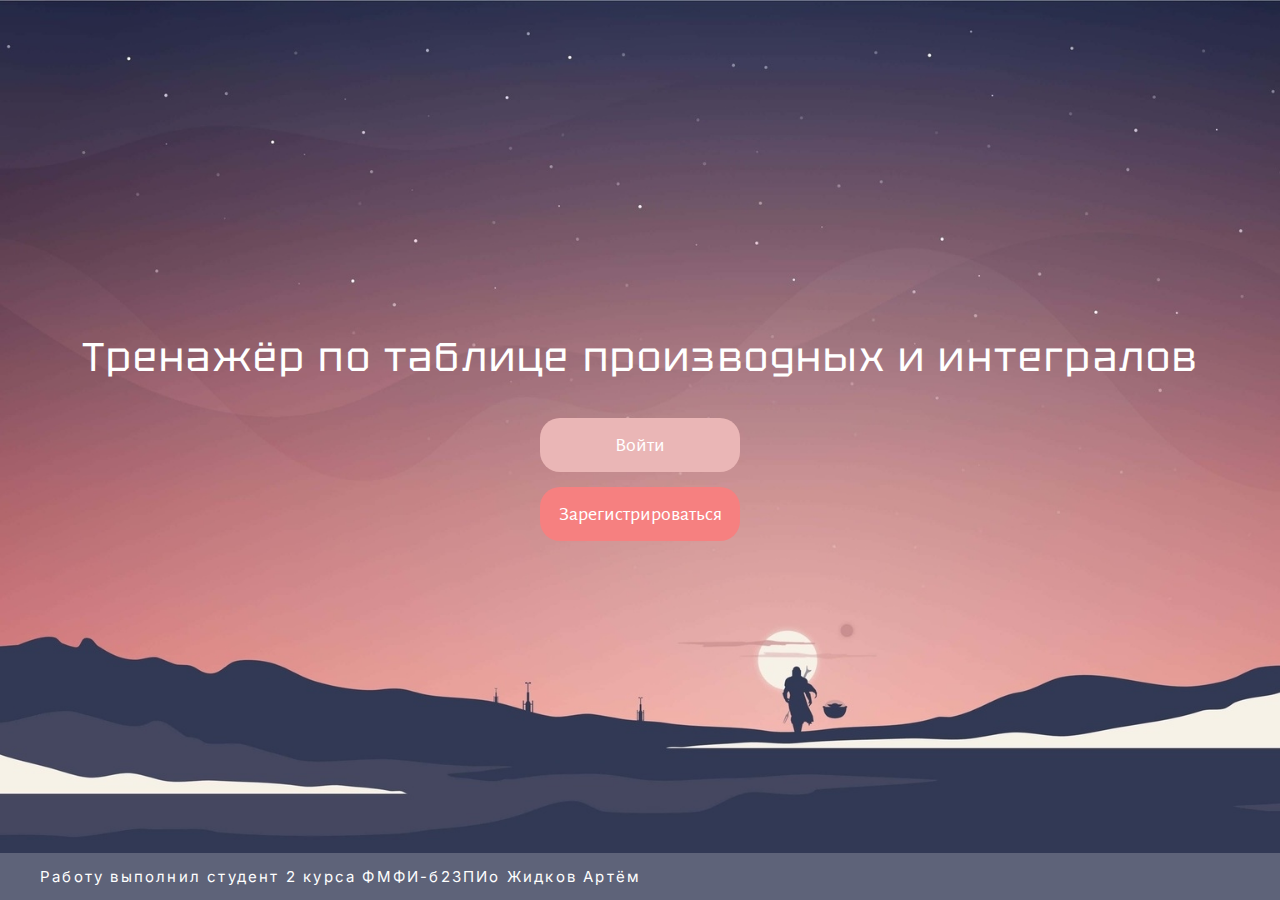
<file: trainer_1/index.html>
<!DOCTYPE html>
<html lang="ru" xmlns:th="http://www.thymeleaf.org">
  <head>
    <title>Trainer</title>
    <!--<link rel="stylesheet" href="css/style.css">-для localhost-->
    <link rel="stylesheet" href="css/style.css" />
    <!--Tektur-->
    <link rel="preconnect" href="https://fonts.googleapis.com" />
    <link rel="preconnect" href="https://fonts.gstatic.com" crossorigin />
    <link href="https://fonts.googleapis.com/css2?family=Tektur:wght@400..900&display=swap" rel="stylesheet"/>
    <!--Alegreya Sans-->
    <link rel="preconnect" href="https://fonts.googleapis.com" />
    <link rel="preconnect" href="https://fonts.gstatic.com" crossorigin />
    <link href="https://fonts.googleapis.com/css2?family=Alegreya+Sans:ital,wght@0,100;0,300;0,400;0,500;0,700;0,800;0,900;1,100;1,300;1,400;1,500;1,700;1,800;1,900&display=swap" rel="stylesheet"/>
    <!--Inter-->
    <link rel="preconnect" href="https://fonts.googleapis.com" />
    <link rel="preconnect" href="https://fonts.gstatic.com" crossorigin />
    <link href="https://fonts.googleapis.com/css2?family=Inter:ital,opsz,wght@0,14..32,100..900;1,14..32,100..900&display=swap" rel="stylesheet"/>
  </head>
  <body>
    <div class="wraper">
      <div class="container">
        <div>
          <div class="content_text">
            <h1>Тренажёр по таблице производных и интегралов</h1>
          </div>
          <div class="button_group_1">
          <div class="button_group">
            <a href="entrance.html" class="button_1">
              <button id="button_1" >Войти</button>
            </a>
            <a href="registration.html" class="button_2">
              <button id="button_2">Зарегистрироваться</button>
            </a>
          </div>
      </div>
    </div>
      </div>
      <footer class="footer">
        <div class="footer_content">
          <p class="footer_text">
            Работу выполнил студент 2 курса ФМФИ-б23ПИо Жидков Артём
          </p>
        </div>
      </footer>
    </div>
  </body>
</html>
</file>
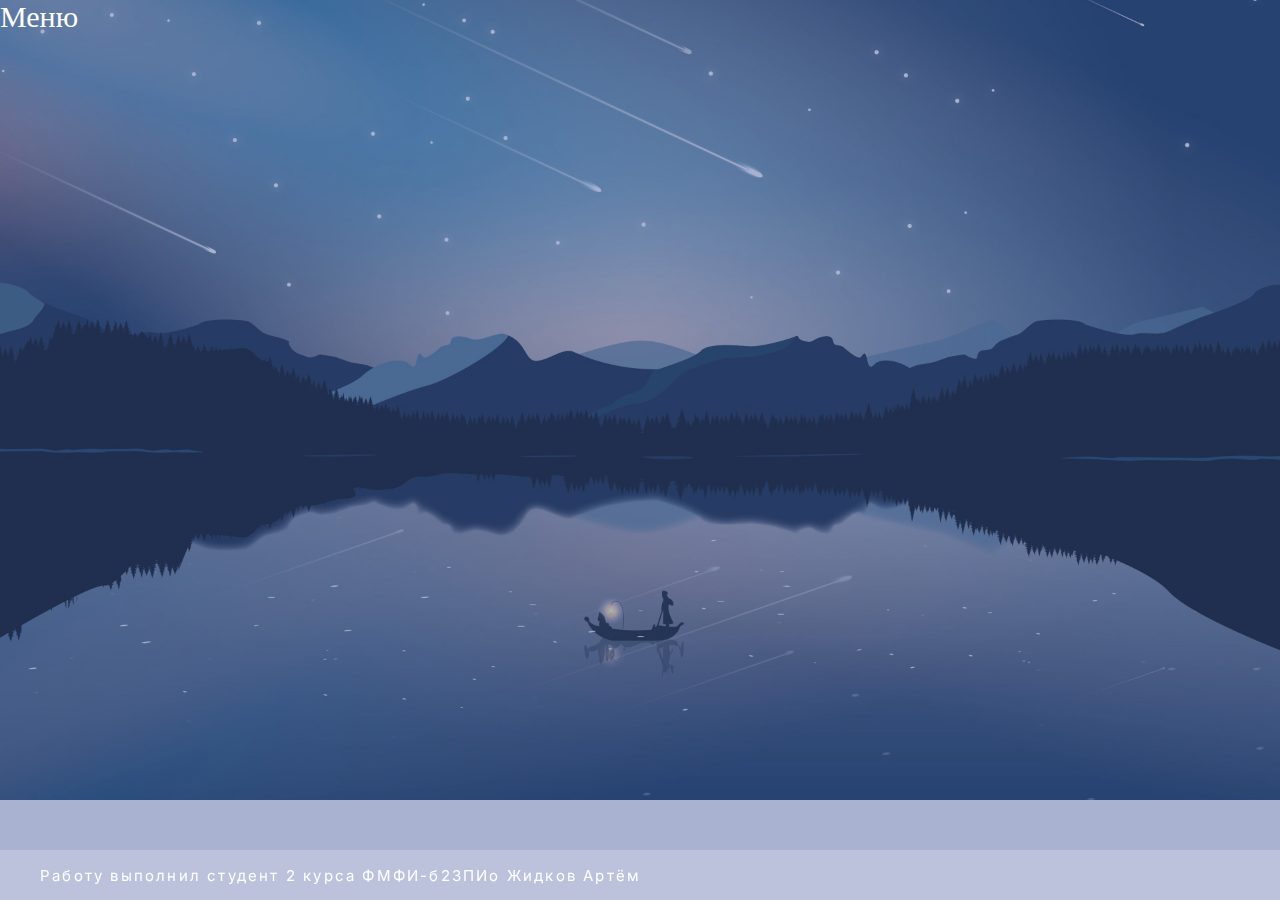
<file: trainer_1/01.html>
<!DOCTYPE html>
<html lang="ru" xmlns:th="http://www.thymeleaf.org">
  <head>
    <title>Производные</title>
    <!--<link rel="stylesheet" href="css/style.css">-для localhost-->
    <link rel="stylesheet" href="css/01.css" />
    <!--Tektur-->
    <link rel="preconnect" href="https://fonts.googleapis.com" />
    <link rel="preconnect" href="https://fonts.gstatic.com" crossorigin />
    <link href="https://fonts.googleapis.com/css2?family=Tektur:wght@400..900&display=swap" rel="stylesheet"/>
    <!--Alegreya Sans-->
    <link rel="preconnect" href="https://fonts.googleapis.com" />
    <link rel="preconnect" href="https://fonts.gstatic.com" crossorigin />
    <link href="https://fonts.googleapis.com/css2?family=Alegreya+Sans:ital,wght@0,100;0,300;0,400;0,500;0,700;0,800;0,900;1,100;1,300;1,400;1,500;1,700;1,800;1,900&display=swap" rel="stylesheet"/>
    <!--Inter-->
    <link rel="preconnect" href="https://fonts.googleapis.com" />
    <link rel="preconnect" href="https://fonts.gstatic.com" crossorigin />
    <link href="https://fonts.googleapis.com/css2?family=Inter:ital,opsz,wght@0,14..32,100..900;1,14..32,100..900&display=swap" rel="stylesheet"/>
  </head>
  <body>
    <div class="wraper">
      <a href="menu.html" class="button_user">  
       Меню 
      </a>
    </div>
    <footer class="footer">
      <div class="footer_content">
        <p class="footer_text">
          Работу выполнил студент 2 курса ФМФИ-б23ПИо Жидков Артём
        </p>
      </div>
    </footer>
  </body>
</html>
</file>
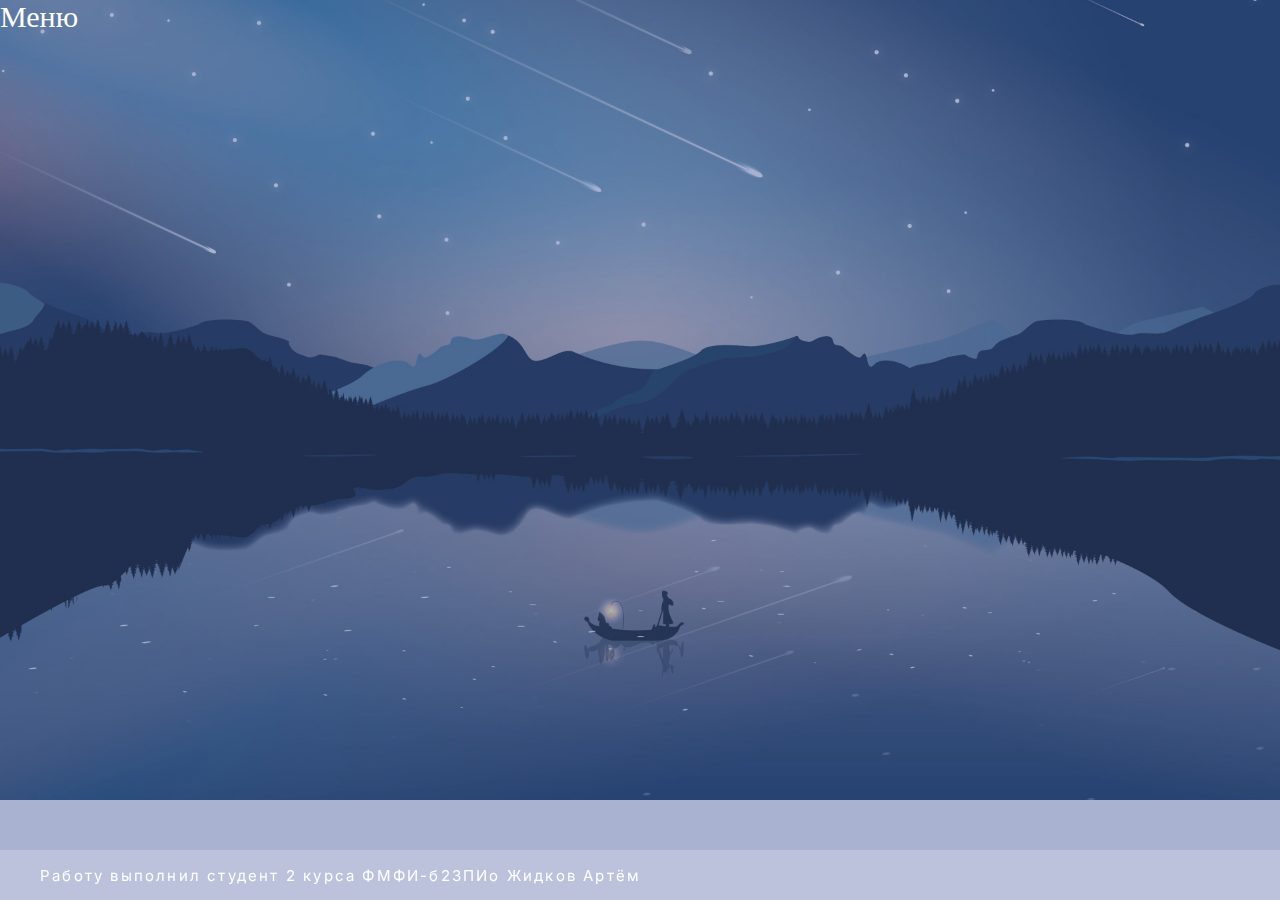
<file: trainer_1/02.html>
<!DOCTYPE html>
<html lang="ru" xmlns:th="http://www.thymeleaf.org">
  <head>
    <title>Интегралы</title>
    <!--<link rel="stylesheet" href="css/style.css">-для localhost-->
    <link rel="stylesheet" href="css/02.css" />
    <!--Tektur-->
    <link rel="preconnect" href="https://fonts.googleapis.com" />
    <link rel="preconnect" href="https://fonts.gstatic.com" crossorigin />
    <link href="https://fonts.googleapis.com/css2?family=Tektur:wght@400..900&display=swap" rel="stylesheet"/>
    <!--Alegreya Sans-->
    <link rel="preconnect" href="https://fonts.googleapis.com" />
    <link rel="preconnect" href="https://fonts.gstatic.com" crossorigin />
    <link href="https://fonts.googleapis.com/css2?family=Alegreya+Sans:ital,wght@0,100;0,300;0,400;0,500;0,700;0,800;0,900;1,100;1,300;1,400;1,500;1,700;1,800;1,900&display=swap" rel="stylesheet"/>
    <!--Inter-->
    <link rel="preconnect" href="https://fonts.googleapis.com" />
    <link rel="preconnect" href="https://fonts.gstatic.com" crossorigin />
    <link href="https://fonts.googleapis.com/css2?family=Inter:ital,opsz,wght@0,14..32,100..900;1,14..32,100..900&display=swap" rel="stylesheet"/>
  </head>
  <body>
    <div class="wraper">
      <a href="menu.html" class="button_user">  
       Меню 
      </a>
    </div>
    <footer class="footer">
      <div class="footer_content">
        <p class="footer_text">
          Работу выполнил студент 2 курса ФМФИ-б23ПИо Жидков Артём
        </p>
      </div>
    </footer>
  </body>
</html>
</file>
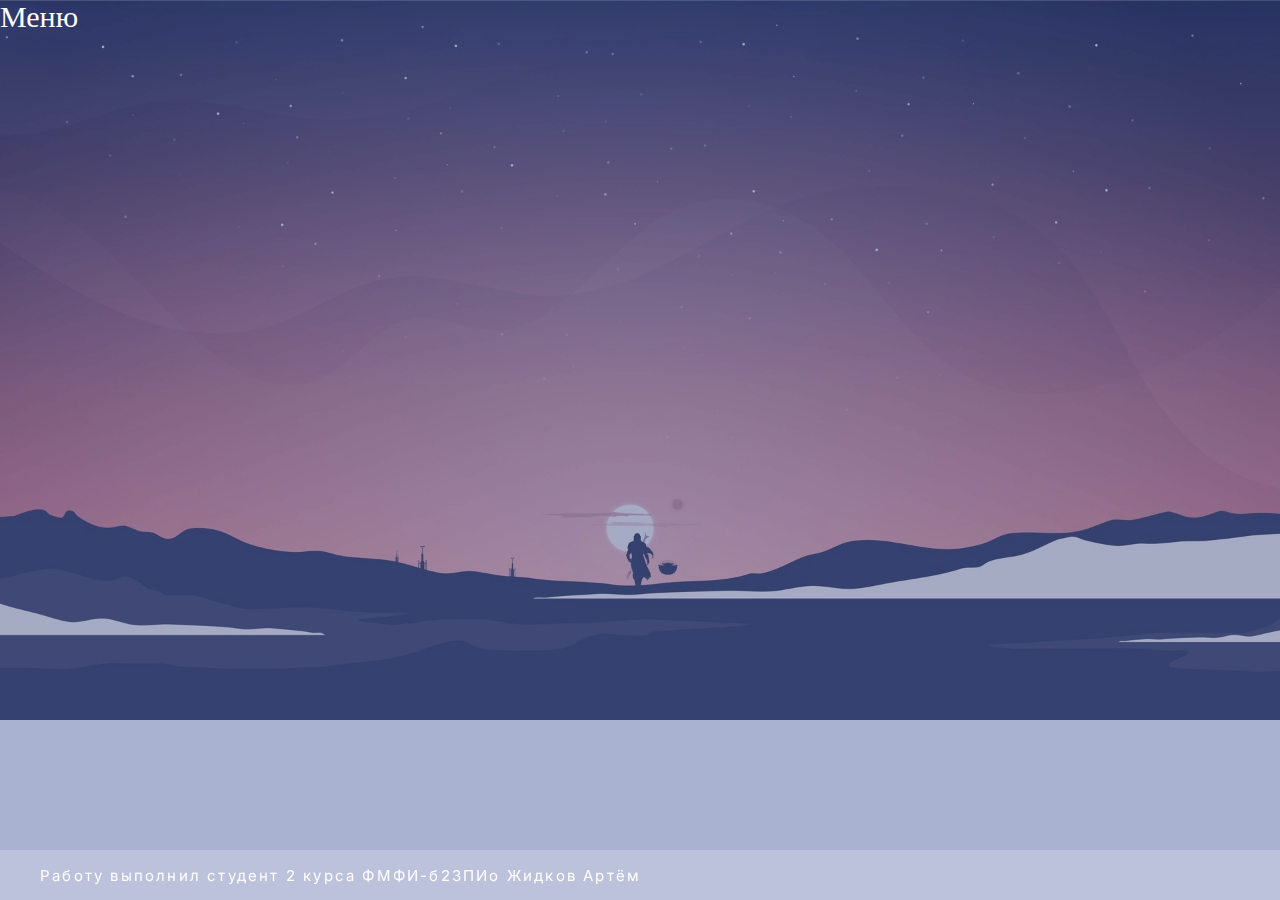
<file: trainer_1/account.html>
<!DOCTYPE html>
<html lang="ru" xmlns:th="http://www.thymeleaf.org">
  <head>
    <title>Аккаунт</title>
    <!--<link rel="stylesheet" href="css/style.css">-для localhost-->
    <link rel="stylesheet" href="css/account.css" />
    <!--Tektur-->
    <link rel="preconnect" href="https://fonts.googleapis.com" />
    <link rel="preconnect" href="https://fonts.gstatic.com" crossorigin />
    <link href="https://fonts.googleapis.com/css2?family=Tektur:wght@400..900&display=swap" rel="stylesheet"/>
    <!--Alegreya Sans-->
    <link rel="preconnect" href="https://fonts.googleapis.com" />
    <link rel="preconnect" href="https://fonts.gstatic.com" crossorigin />
    <link href="https://fonts.googleapis.com/css2?family=Alegreya+Sans:ital,wght@0,100;0,300;0,400;0,500;0,700;0,800;0,900;1,100;1,300;1,400;1,500;1,700;1,800;1,900&display=swap" rel="stylesheet"/>
    <!--Inter-->
    <link rel="preconnect" href="https://fonts.googleapis.com" />
    <link rel="preconnect" href="https://fonts.gstatic.com" crossorigin />
    <link href="https://fonts.googleapis.com/css2?family=Inter:ital,opsz,wght@0,14..32,100..900;1,14..32,100..900&display=swap" rel="stylesheet"/>
  </head>
  <body>
    <div class="wraper">
      <a href="menu.html" class="button_user">  
       Меню 
      </a>
    </div>
    <footer class="footer">
      <div class="footer_content">
        <p class="footer_text">
          Работу выполнил студент 2 курса ФМФИ-б23ПИо Жидков Артём
        </p>
      </div>
    </footer>
  </body>
</html>
</file>
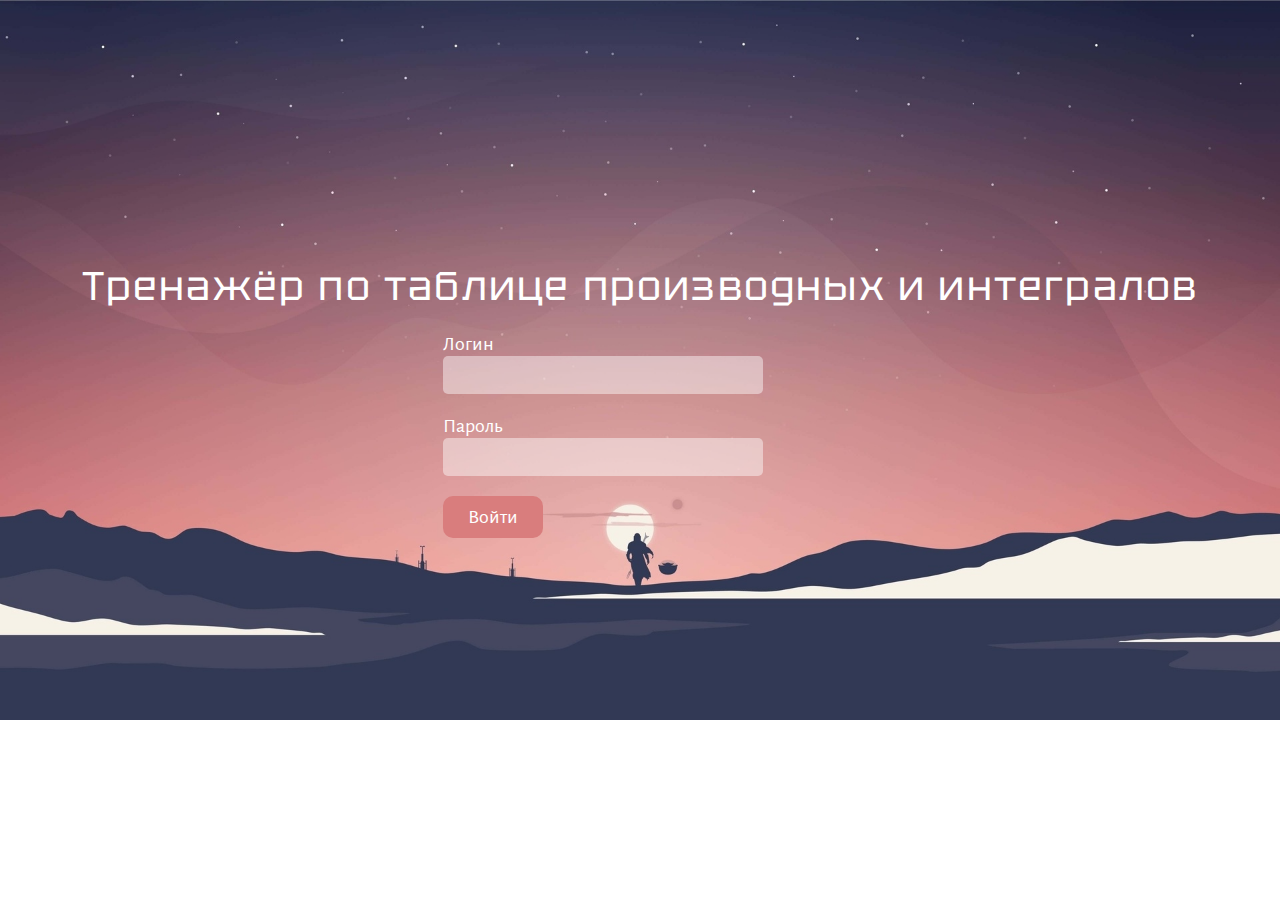
<file: trainer_1/entrance.html>
<!DOCTYPE html>
<html lang="ru" xmlns:th="http://www.thymeleaf.org">
  <head>
    <title>Вход</title>
    <!--<link rel="stylesheet" href="css/style.css">-для localhost-->
    <link rel="stylesheet" href="css/entrance.css" />
    <!--Tektur-->
    <link rel="preconnect" href="https://fonts.googleapis.com" />
    <link rel="preconnect" href="https://fonts.gstatic.com" crossorigin />
    <link
      href="https://fonts.googleapis.com/css2?family=Tektur:wght@400..900&display=swap"
      rel="stylesheet"
    />
    <!--Alegreya Sans-->
    <link rel="preconnect" href="https://fonts.googleapis.com" />
    <link rel="preconnect" href="https://fonts.gstatic.com" crossorigin />
    <link
      href="https://fonts.googleapis.com/css2?family=Alegreya+Sans:ital,wght@0,100;0,300;0,400;0,500;0,700;0,800;0,900;1,100;1,300;1,400;1,500;1,700;1,800;1,900&display=swap"
      rel="stylesheet"
    />
    <!--Inter-->
    <link rel="preconnect" href="https://fonts.googleapis.com" />
    <link rel="preconnect" href="https://fonts.gstatic.com" crossorigin />
    <link
      href="https://fonts.googleapis.com/css2?family=Inter:ital,opsz,wght@0,14..32,100..900;1,14..32,100..900&display=swap"
      rel="stylesheet"
    />
  </head>
  <body>
    <div class="wraper">
      <div class="container">
        <div class="content_text">
          <h1>Тренажёр по таблице производных и интегралов</h1>
        </div>
        <div class="button_group">
          <form id="my_form" action="menu.html" target="menu">
            <div class="form-group">
              <label for="fname">Логин</label>
              <input type="text" id="fname" name="fname" />
            </div>
            <div class="form-group">
              <label for="fname">Пароль</label>
              <input type="text" id="fname" name="fname" />
            </div>
            <div class="form-group">
              <input type="submit" value="Войти" />
            </div>
          </form>
        </div>
      </div>
    </div>
    <footer class="footer">
      <div class="footer_content">
        <p class="footer_text">
          Работу выполнил студент 2 курса ФМФИ-б23ПИо Жидков Артём
        </p>
      </div>
    </footer>
  </body>
</html>
</file>
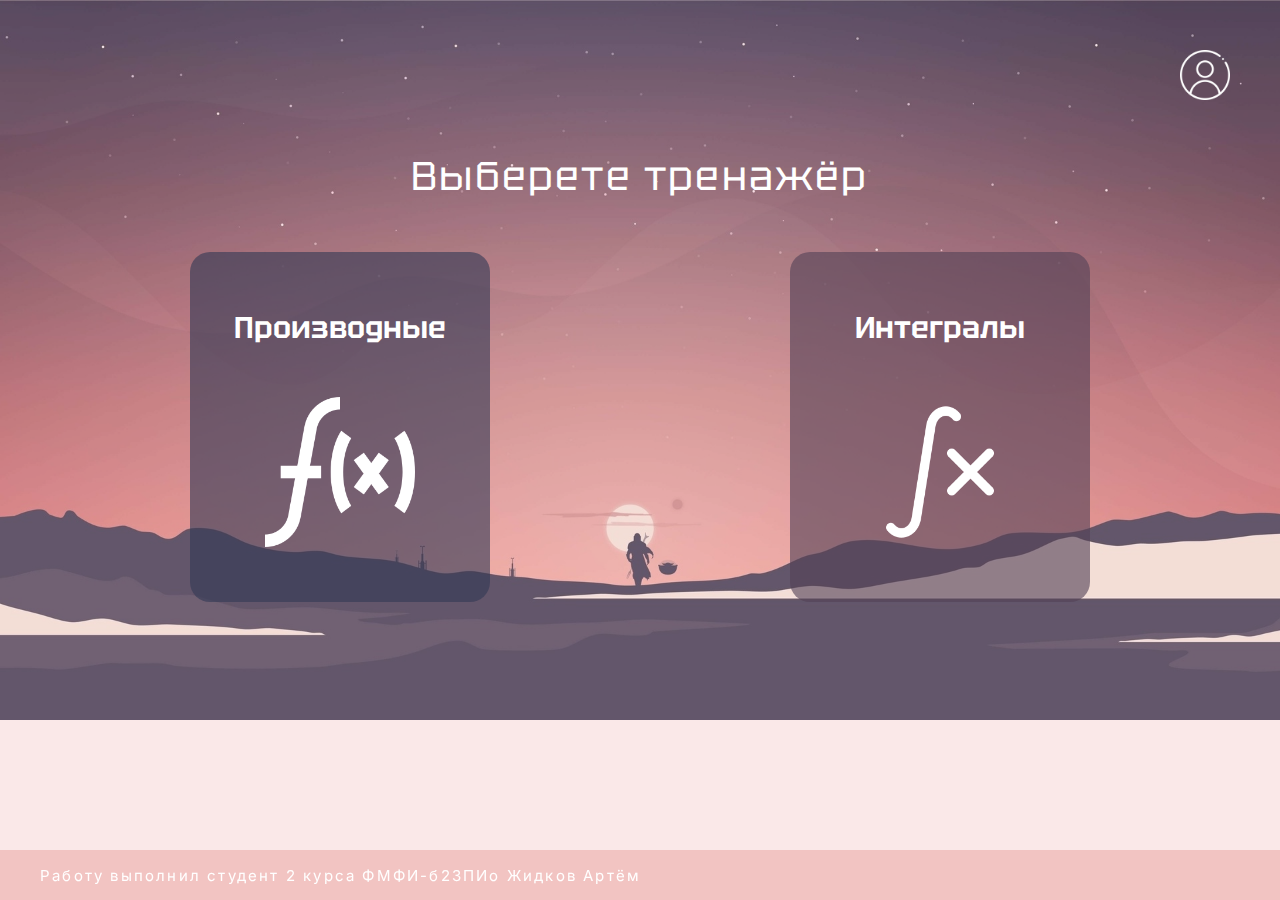
<file: trainer_1/menu.html>
<!DOCTYPE html>
<html lang="ru" xmlns:th="http://www.thymeleaf.org">
  <head>
    <title>Mеню</title>
    <!--<link rel="stylesheet" href="css/style.css">-для localhost-->
    <link rel="stylesheet" href="css/menu.css" />
    <!--Tektur-->
    <link rel="preconnect" href="https://fonts.googleapis.com" />
    <link rel="preconnect" href="https://fonts.gstatic.com" crossorigin />
    <link href="https://fonts.googleapis.com/css2?family=Tektur:wght@400..900&display=swap" rel="stylesheet"/>
    <!--Alegreya Sans-->
    <link rel="preconnect" href="https://fonts.googleapis.com" />
    <link rel="preconnect" href="https://fonts.gstatic.com" crossorigin />
    <link href="https://fonts.googleapis.com/css2?family=Alegreya+Sans:ital,wght@0,100;0,300;0,400;0,500;0,700;0,800;0,900;1,100;1,300;1,400;1,500;1,700;1,800;1,900&display=swap" rel="stylesheet"/>
    <!--Inter-->
    <link rel="preconnect" href="https://fonts.googleapis.com" />
    <link rel="preconnect" href="https://fonts.gstatic.com" crossorigin />
    <link href="https://fonts.googleapis.com/css2?family=Inter:ital,opsz,wght@0,14..32,100..900;1,14..32,100..900&display=swap" rel="stylesheet"/>
  </head>
  <body>
    <div class="wraper">
      <div class="container_1">
        <a href="account.html" class="button_user">  
          <img class="img_user" src="img/user.png" alt="user"> 
        </a>
      </div>
      <div class="container">
        <div class="content_text">
          <h1>Выберете тренажёр</h1>
        </div>
        <div class="button_group">
          <a href="01.html" class="button_1">
            <img src="img/function.png" alt="Картинка 1"> Производные
          </a>
          <a href="02.html" class="button_2">
            <img src="img/integral.png" alt="Картинка 2"> Интегралы
          </a>
        </div>
      </div>
    </div>
    <footer class="footer">
      <div class="footer_content">
        <p class="footer_text">
          Работу выполнил студент 2 курса ФМФИ-б23ПИо Жидков Артём
        </p>
      </div>
    </footer>
  </body>
</html>
</file>
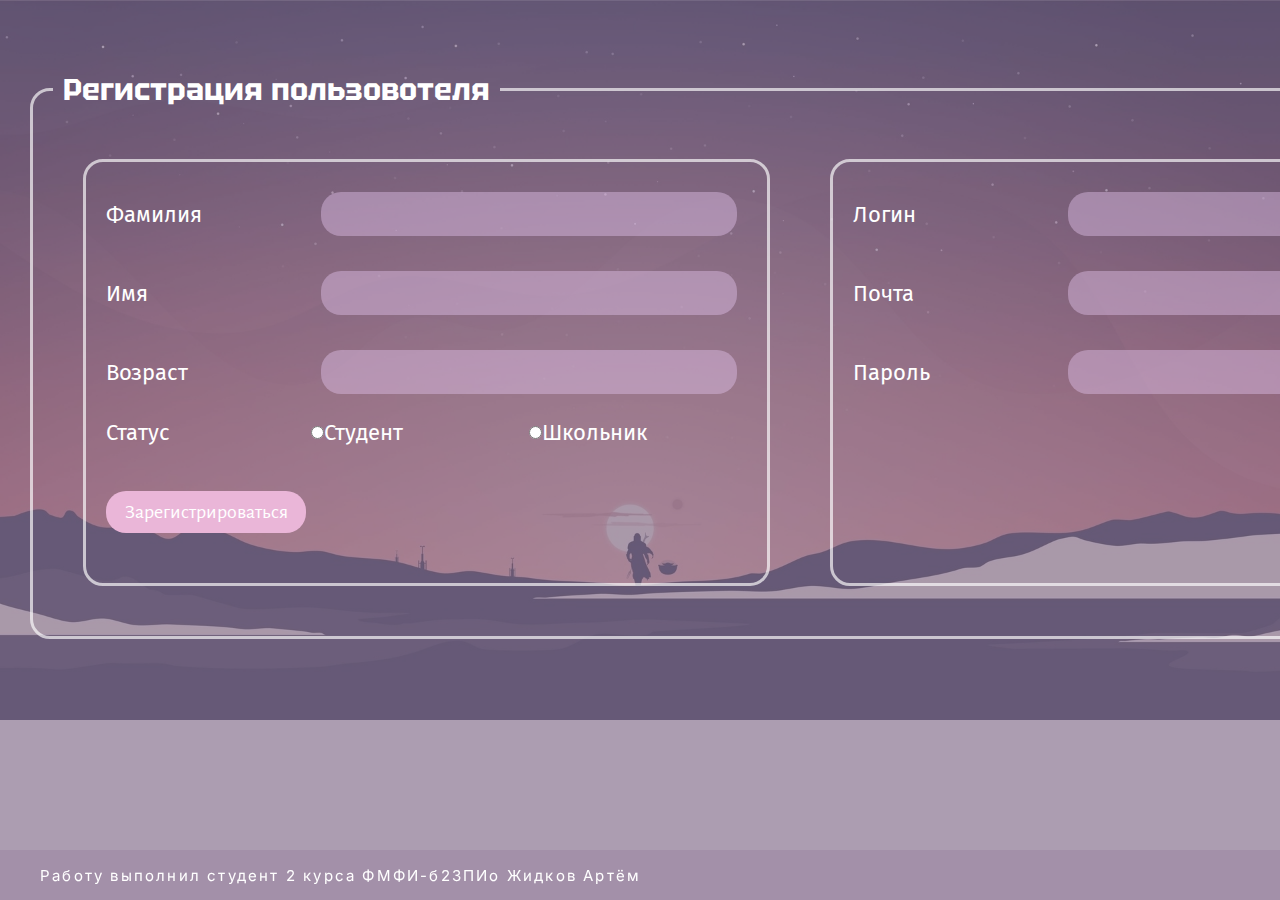
<file: trainer_1/registration.html>
<!DOCTYPE html>
<html lang="ru" xmlns:th="http://www.thymeleaf.org">
  <head>
    <title>Регистрация</title>
    <!--<link rel="stylesheet" href="css/style.css">-для localhost-->
    <link rel="stylesheet" href="css/registration.css" />
    <!--Tektur-->
    <link rel="preconnect" href="https://fonts.googleapis.com" />
    <link rel="preconnect" href="https://fonts.gstatic.com" crossorigin />
    <link
      href="https://fonts.googleapis.com/css2?family=Tektur:wght@400..900&display=swap"
      rel="stylesheet"
    />
    <!--Alegreya Sans-->
    <link rel="preconnect" href="https://fonts.googleapis.com" />
    <link rel="preconnect" href="https://fonts.gstatic.com" crossorigin />
    <link
      href="https://fonts.googleapis.com/css2?family=Alegreya+Sans:ital,wght@0,100;0,300;0,400;0,500;0,700;0,800;0,900;1,100;1,300;1,400;1,500;1,700;1,800;1,900&display=swap"
      rel="stylesheet"
    />
    <!--Inter-->
    <link rel="preconnect" href="https://fonts.googleapis.com" />
    <link rel="preconnect" href="https://fonts.gstatic.com" crossorigin />
    <link
      href="https://fonts.googleapis.com/css2?family=Inter:ital,opsz,wght@0,14..32,100..900;1,14..32,100..900&display=swap"
      rel="stylesheet"
    />
    <!--Fira Sans-->
    <link rel="preconnect" href="https://fonts.googleapis.com">
    <link rel="preconnect" href="https://fonts.gstatic.com" crossorigin>
    <link href="https://fonts.googleapis.com/css2?family=Fira+Sans:ital,wght@0,100;0,200;0,300;0,400;0,500;0,600;0,700;0,800;0,900;1,100;1,200;1,300;1,400;1,500;1,600;1,700;1,800;1,900&display=swap" rel="stylesheet">
  </head>
  <body>
    <div class="wraper">
      <form id="my_form">
      <fieldset class="fff">
        <legend>Регистрация пользовотеля</legend>
        <fieldset>
          <div class="form-group_1">
            <div class="form-group">
              <label for="surname">Фамилия</label>
              <input type="text" id="surname" name="surname" />
            </div>
            <div class="form-group">
              <label for="fname">Имя</label>
              <input type="text" id="fname" name="fname" />
            </div>
            <div class="form-group">
              <label for="age">Возраст</label>
              <input type="number" id="age" name="age" />
            </div>
            <div class="form-group">
              <label for="status">Статус</label>
              <input type="radio" id="student" name="status" value="Студент" />
              <label for="student">Студент</label>
              <input type="radio" id="learner" name="status" value="Школьник" />
              <label for="learner">Школьник</label>
            </div>
            <div class="form-group">
              <input type="submit" value="Зарегистрироваться" />
            </div>
        </div>
      </fieldset>
        <fieldset>
          <div class="form-group_2">
            <div class="form-group">
              <label for="login">Логин</label>
              <input type="text" id="login" name="login" />
            </div>
            <div class="form-group">
              <label for="email">Почта</label>
              <input type="text" id="email" name="email" />
            </div>
            <div class="form-group">
              <label for="pass">Пароль</label>
              <input type="password" id="pass" name="pass" />
            </div>
        </div>
        </fieldset>
        
      </fieldset>
     
      </form>
    </div>
    <footer class="footer">
      <div class="footer_content">
        <p class="footer_text">
          Работу выполнил студент 2 курса ФМФИ-б23ПИо Жидков Артём
        </p>
      </div>
    </footer>
  </body>
</html>
</file>
<file: trainer_1/css/style.css>
/*Обнуление*/
*{margin: 0; padding: 0; border: 0;}
ul, li {list-style: none;}
img{vertical-align: top;}
a,a:visited{text-decoration: none;}
a:hover{text-decoration: none;}
nav,header{display: block;}
h1,h2,h3,h4,h5,h6{font-size:inherit;font-weight: 400;}
/*--------------------------------------------------------------------------------*/
body {
    display: flex;
    background-repeat: no-repeat;
    background-size: cover;
    background-image: url('background.jpg');
    flex-direction: column;
}

.wraper {
    width: 100%;
    height: 100vh;
    display: flex;
    flex-direction: column;
    justify-content: space-between;
}

.container {
    display: flex;
    flex-direction: column;
    justify-content: center;
    align-items: center;
    /* margin-top: 240px; */
    height: 100%;
}

.content_text {
    color: #ffffff;
    font-family: Tektur;
    font-size: 40px;
    margin: 20px;
    letter-spacing: 2.2px;
}

/*--------------------------------------------------------------------------------*/
.button_group_1{
    display: flex;
    flex-direction: row;
    justify-content: center;
}

.button_group {
    display: flex;
    flex-direction: column;
    justify-content: center;
}


button {
    width: 200px;
    height: 54px;
    color: #ffffff;
    font-family: Alegreya Sans;
    border-radius: 20px;
    margin: 13px;
}

#button_1 {
    background-color: #EAB6B6;
    font-size: 20px;
    margin: 15px auto;
}

#button_1:hover {
    background-color: #ffd1d1;
}

#button_2 {
    background-color: #F68080;
    font-size: 20px;
    margin: 0 auto;
}

#button_2:hover {
    background-color: #fb6f6f;
}

/*--------------------------------------------------------------------------------*/
.footer {
    z-index: 1;
    bottom: 0;
    display: flex;
    align-items: center;
    width: 100%;
    height: 50px;
    background-color: #ffffff37;
}

.footer_content {
    margin-left: 40px;
}

.footer_text {
    display: flex;
    color: #ffffff;
    font-family: Inter;
    font-size: 15px;
    letter-spacing: 2.2px;
}
</file>
<file: trainer_1/css/01.css>
/*Обнуление*/
*{margin: 0; padding: 0; border: 0;}
ul, li {list-style: none;}
img{vertical-align: top;}
a,a:visited{text-decoration: none;}
a:hover{text-decoration: none;}
nav,header{display: block;}
h1,h2,h3,h4,h5,h6{font-size:inherit;font-weight: 400;}
/*--------------------------------------------------------------------------------*/
body {
    display: flex;
    background-repeat: no-repeat;
    background-size: cover;
    background-image: url('lodka.jpg');
    flex-direction: column;
}

.wraper {
    position: absolute;
    width: 100%;
    height: 100%;
    display: flex;
    flex-direction: column;
    background-color: #394d946e;
}



/*--------------------------------------------------------------------------------*/
a{
    color: #ffffff;
    font-size: 30px;
}

/*--------------------------------------------------------------------------------*/
.footer {
    position: fixed;
    z-index: 1;
    bottom: 0;
    display: flex;
    align-items: center;
    width: 100%;
    height: 50px;
    background-color: #ffffff37;
}

.footer_content {
    margin-left: 40px;
}

.footer_text {
    display: flex;
    color: #ffffff;
    font-family: Inter;
    font-size: 15px;
    letter-spacing: 2.2px;
}
</file>
<file: trainer_1/css/02.css>
/*Обнуление*/
*{margin: 0; padding: 0; border: 0;}
ul, li {list-style: none;}
img{vertical-align: top;}
a,a:visited{text-decoration: none;}
a:hover{text-decoration: none;}
nav,header{display: block;}
h1,h2,h3,h4,h5,h6{font-size:inherit;font-weight: 400;}
/*--------------------------------------------------------------------------------*/
body {
    display: flex;
    background-repeat: no-repeat;
    background-size: cover;
    background-image: url('lodka.jpg');
    flex-direction: column;
}

.wraper {
    position: absolute;
    width: 100%;
    height: 100%;
    display: flex;
    flex-direction: column;
    background-color: #394d946e;
}



/*--------------------------------------------------------------------------------*/
a{
    color: #ffffff;
    font-size: 30px;
}

/*--------------------------------------------------------------------------------*/
.footer {
    position: fixed;
    z-index: 1;
    bottom: 0;
    display: flex;
    align-items: center;
    width: 100%;
    height: 50px;
    background-color: #ffffff37;
}

.footer_content {
    margin-left: 40px;
}

.footer_text {
    display: flex;
    color: #ffffff;
    font-family: Inter;
    font-size: 15px;
    letter-spacing: 2.2px;
}
</file>
<file: trainer_1/css/account.css>
/*Обнуление*/
*{margin: 0; padding: 0; border: 0;}
ul, li {list-style: none;}
img{vertical-align: top;}
a,a:visited{text-decoration: none;}
a:hover{text-decoration: none;}
nav,header{display: block;}
h1,h2,h3,h4,h5,h6{font-size:inherit;font-weight: 400;}
/*--------------------------------------------------------------------------------*/
body {
    display: flex;
    background-repeat: no-repeat;
    background-size: cover;
    background-image: url('background.jpg');
    flex-direction: column;
}

.wraper {
    position: absolute;
    width: 100%;
    height: 100%;
    display: flex;
    flex-direction: column;
    background-color: #394d946e;
}



/*--------------------------------------------------------------------------------*/
a{
    color: #ffffff;
    font-size: 30px;
}

/*--------------------------------------------------------------------------------*/
.footer {
    position: fixed;
    z-index: 1;
    bottom: 0;
    display: flex;
    align-items: center;
    width: 100%;
    height: 50px;
    background-color: #ffffff37;
}

.footer_content {
    margin-left: 40px;
}

.footer_text {
    display: flex;
    color: #ffffff;
    font-family: Inter;
    font-size: 15px;
    letter-spacing: 2.2px;
}
</file>
<file: trainer_1/css/entrance.css>
/*Обнуление*/
*{margin: 0; padding: 0; border: 0;}
ul, li {list-style: none;}
img{vertical-align: top;}
a,a:visited{text-decoration: none;}
a:hover{text-decoration: none;}
nav,header{display: block;}
h1,h2,h3,h4,h5,h6{font-size:inherit;font-weight: 400;}
/*--------------------------------------------------------------------------------*/
body {
    display: flex;
    background-repeat: no-repeat;
    background-size: cover;
    background-image: url('background.jpg');
    flex-direction: column;
}

.wraper {
    position: absolute;
    width: 100%;
    height: 100%;
    display: flex;
    flex-direction: column;
}

.container {
    display: flex;
    flex-direction: column;
    justify-content: center;
    align-items: center;
    margin-top: 240px;
}

.content_text {
    color: #ffffff;
    font-family: Tektur;
    font-size: 40px;
    margin: 20px;
    letter-spacing: 2.2px;
}

/*--------------------------------------------------------------------------------*/
form {
    width: 40%;
}
.form-group{
    margin-bottom: 10px;  
}

label {
    font-size: 20px;
    font-family: Alegreya Sans;
    color: #ffffff;
    margin-bottom: 10px;
    margin-right: 10px;
    width: 200px; /* Фиксированная ширина для меток */
}

input[type="text"] {
    padding: 10px;
    font-family: Alegreya Sans;
    font-size: 15px;
    background-color: #ffffff72;
    border-radius: 5px;
    width: 300px;
    margin-bottom: 10px;
    
}

input[type="submit"] {
    background-color: #D97D7D;
    color: white;
    font-family: Alegreya Sans;
    font-size: 20px;
    cursor: pointer;
    border-radius: 10px;
    width: 100px;
    height: 42px;
}

input[type="submit"]:hover{
    background-color: #da6969;
}

/*--------------------------------------------------------------------------------*/
.footer {
    position: fixed;
    z-index: 1;
    bottom: 0;
    display: flex;
    align-items: center;
    width: 100%;
    height: 50px;
    background-color: #ffffff37;
}

.footer_content {
    margin-left: 40px;
}

.footer_text {
    display: flex;
    color: #ffffff;
    font-family: Inter;
    font-size: 15px;
    letter-spacing: 2.2px;
}
</file>
<file: trainer_1/css/menu.css>
/*Обнуление*/
* {
  margin: 0;
  padding: 0;
  border: 0;
}
ul,li {
  list-style: none;
}
img {
  vertical-align: top;
}
a,
a:visited {
  text-decoration: none;
}
a:hover {
  text-decoration: none;
}
nav,
header {
  display: block;
}
h1,h2,h3,h4,h5,h6 {
  font-size: inherit;
  font-weight: 400;
}
/*--------------------------------------------------------------------------------*/
body {
  display: flex;
  background-repeat: no-repeat;
  background-size: cover;
  background-image: url("background.jpg");
  flex-direction: column;
}

.wraper {
  position: absolute;
  width: 100%;
  height: 100%;
  display: flex;
  flex-direction: column;
  background-color: #ecaaa744;
}

.container {
  display: flex;
  flex-direction: column;
  justify-content: center;
  align-items: center;
  margin-top: 50px;
}
.container_1 {
  display: flex;
  flex-direction: column;
  justify-content: end;
  align-items: end;
  margin-right: 50px;
}

.content_text {
  color: #ffffff;
  font-family: Tektur;
  font-size: 40px;
  margin-bottom: 50px;
  letter-spacing: 2.2px;
}

.button_user {
  background-color: transparent;
  border: none;
}

.img_user {
  width: 50px;
  height: 50px;
}

/*--------------------------------------------------------------------------------*/
.button_group {
  display: flex;
  justify-content: center;
}
.button_1,
.button_2 {
  display: flex;
  flex-direction: column-reverse;
  justify-content: center;
  align-items: center;
  width: 300px;
  height: 350px;
  margin: 0 150px;
  cursor: pointer;
  border-radius: 20px;
}

.button_1 {
  background-color: #3239559c;
}

.button_2 {
  background-color: #5441579c;
}
img {
  width: 150px;
  height: 150px;
  margin: 5px auto 0;
  margin-top: 50px;
}

a {
  color: #ffffff;
  font-size: 30px;
  font-family: Tektur;
  font-weight: 600;
}
/*--------------------------------------------------------------------------------*/
.footer {
  position: fixed;
  z-index: 1;
  bottom: 0;
  display: flex;
  align-items: center;
  width: 100%;
  height: 50px;
  background-color: #ecaaa796;
}

.footer_content {
  margin-left: 40px;
}

.footer_text {
  display: flex;
  color: #ffffff;
  font-family: Inter;
  font-size: 15px;
  letter-spacing: 2.2px;
}
</file>
<file: trainer_1/css/registration.css>
/*Обнуление*/
*{margin: 0; padding: 0; border: 0;}
ul, li {list-style: none;}
img{vertical-align: top;}
a,a:visited{text-decoration: none;}
a:hover{text-decoration: none;}
nav,header{display: block;}
h1,h2,h3,h4,h5,h6{font-size:inherit;font-weight: 400;}
/*--------------------------------------------------------------------------------*/
body {
    display: flex;
    background-repeat: no-repeat;
    background-size: cover;
    background-image: url('background.jpg');
    flex-direction: column;
}

.wraper {
    position: absolute;
    width: 100%;
    height: 100%;
    background-color: #816a89a8;
}

/*--------------------------------------------------------------------------------*/
form {
    margin-top: 40px;
    width: 40%;
    display: flex;
    flex-direction: column;
}

.form-group_1,.form-group_2 {
    display: flex;
    flex-direction: column;

    margin-bottom: 15px;
}

.form-group {
    display: flex;
    align-items: center;
    margin-bottom: 15px;
    flex-direction: row;
}

fieldset {
    display: flex;
    flex-direction: row;
    border: 3px solid #ffffffa8;
    padding: 20px;
    margin: 30px;
    border-radius: 20px;
}



legend {
    font-size: 30px;
    font-family: 'Tektur', sans-serif;
    font-weight: bold;
    color: #ffffff;
    padding: 0 10px;
}

label {
    font-size: 22px;
    font-family: 'Fira Sans', sans-serif;
    color: #ffffff;
    margin-right: 5px;
    width: 200px;
}

input[type="text"],
input[type="number"],
input[type="password"] {
    margin: 10px;
    padding: 10px;
    font-family: 'Fira Sans', sans-serif;
    font-size: 20px;
    background-color: #e0c1e972;
    border-radius: 20px;
    border: none;
    flex-grow: 1;
}


input[type="submit"] {
    background-color: #eab6d8;
    color: white;
    font-family: Alegreya Sans;
    font-size: 20px;
    cursor: pointer;
    border-radius: 20px;
    width: 200px;
    height: 42px;
    
    margin-top: 30px;
}

input[type="submit"]:hover{
    background-color: #f2d1e6;
}
/*--------------------------------------------------------------------------------*/
.footer {
    position: fixed;
    z-index: 1;
    bottom: 0;
    display: flex;
    align-items: center;
    width: 100%;
    height: 50px;
    background-color: #9d88a495;
}

.footer_content {
    margin-left: 40px;
}

.footer_text {
    display: flex;
    color: #ffffff;
    font-family: Inter;
    font-size: 15px;
    letter-spacing: 2.2px;
}
</file>
